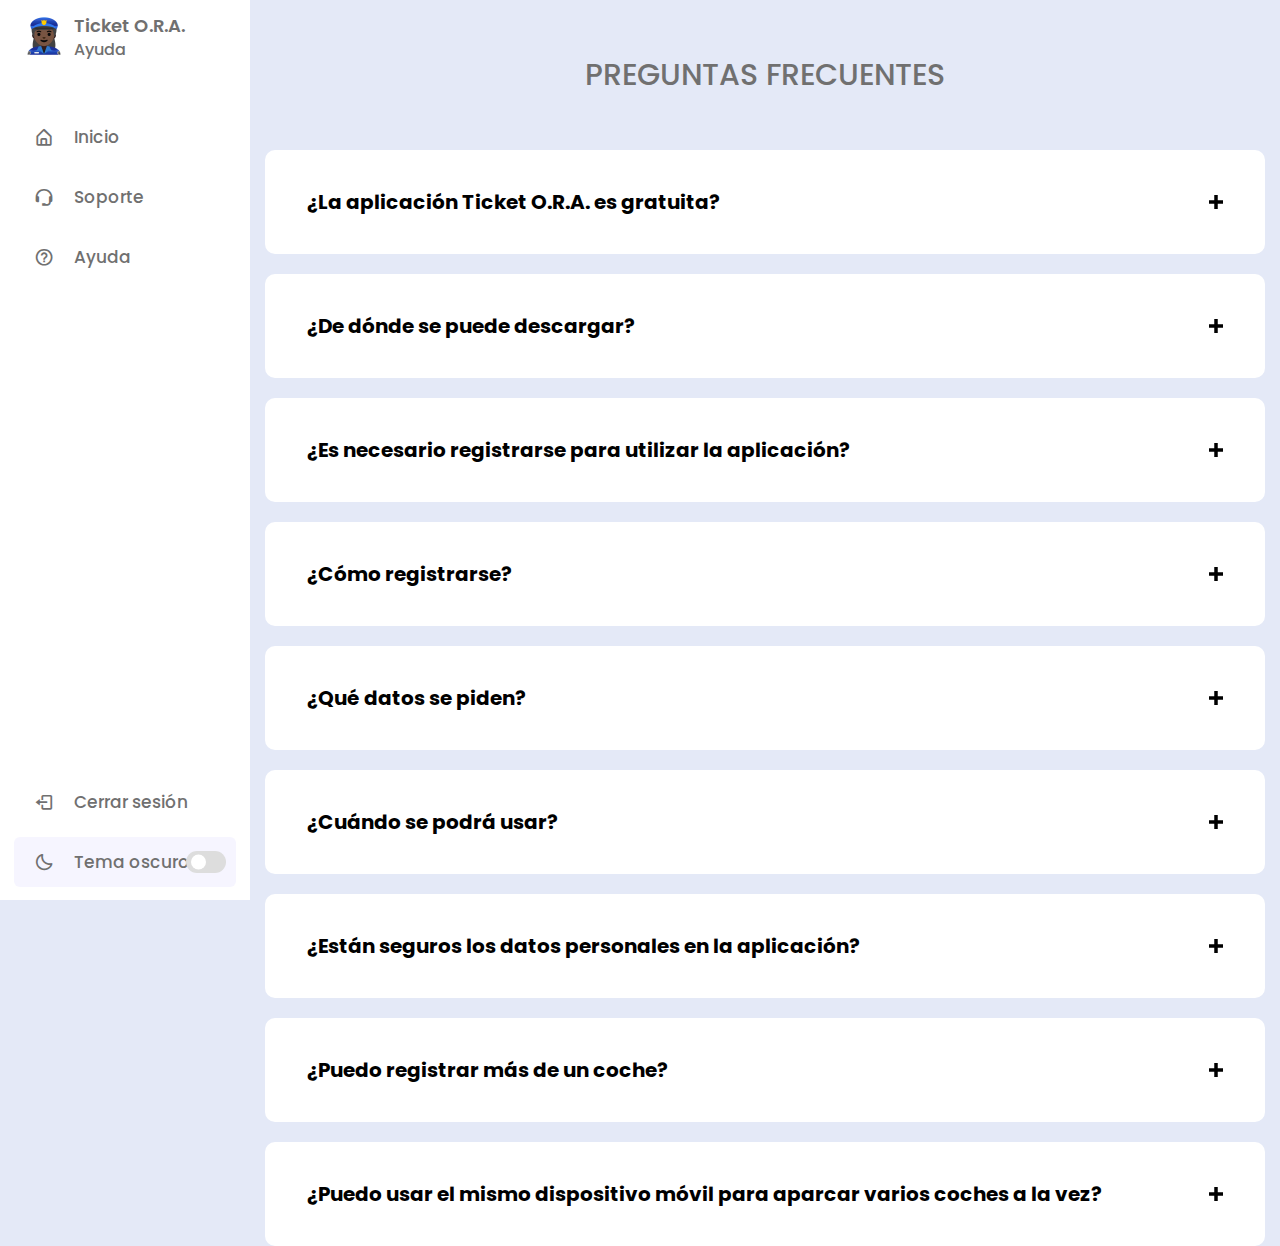
<file: ayuda.html>
<!DOCTYPE html>
  <!-- Coding by CodingLab | www.codinglabweb.com -->
<html lang="en">
<head>
    <meta charset="UTF-8">
    <meta http-equiv="X-UA-Compatible" content="IE=edge">
    <meta name="viewport" content="width=device-width, initial-scale=1.0">
    
    <!-- CSS -->
    <link rel="stylesheet" href="ayuda.css">
    
    <!--¡ Iconos -->
    <link href='https://unpkg.com/boxicons@2.1.1/css/boxicons.min.css' rel='stylesheet'>
    
    <title>Ayuda</title>
</head>
<body>
    <nav class="sidebar open">
        <header>
            <div class="image-text">
                <span class="image">
                    <img src=".\img\agente.png">
                </span>

                <div class="text logo-text">
                    <span class="name">Ticket O.R.A.</span>
                    <span class="profession">Ayuda</span>
                </div>
            </div>

        </header>

        <div class="menu-bar">
            <div class="menu">

                <ul class="menu-links">
                    <li class="nav-link">
                        <a href="inicio.html">
                            <i class='bx bx-home-alt icon'></i>
                            <span class="text nav-text">Inicio</span>
                        </a>
                    </li>

                    <li class="nav-link">
                        <a href="soporte.html">
                            <i class='bx bx-support icon'></i>
                            <span class="text nav-text">Soporte</span>
                        </a>
                    </li>

                    <li class="nav-link">
                        <a href="ayuda.html">
                            <i class='bx bx-help-circle icon'></i>
                            <span class="text nav-text">Ayuda</span>
                        </a>
                    </li>

                </ul>
            </div>

            <div class="bottom-content">
                <li class="">
                    <a href="Login/index.html"> <!-- Hay que modificarlo pq hay que hacer la opción de salir de la cuenta, lo únicoq ue ahce ahora es rediriguirte a la otra página-->
                        <i class='bx bx-log-out icon'></i>
                        <span class="text nav-text">Cerrar sesión</span>
                    </a>
                </li>

                <li class="mode">
                    <div class="sun-moon">
                        <i class='bx bx-moon icon moon'></i>
                        <i class='bx bx-sun icon sun'></i>
                    </div>
                    <span class="mode-text text">Tema oscuro</span>

                    <div class="toggle-switch">
                        <span class="switch"></span>
                    </div>
                </li>
            </div>
        </div>

    </nav>

    <section class="home">
        <h1 class="text">PREGUNTAS FRECUENTES</h1>
		<div class="preguntas">

			<div class="contenedor-preguntas activo">
				<div class="contenedor-pregunta">
					<p class="pregunta">¿La aplicación Ticket O.R.A. es gratuita?<img src="./img/suma.svg" alt="Abrir Respuesta" /></p>
					<p class="respuesta">Sí, la aplicación para estacionar en las zonas O.R.A. del
                        municipio de Palma es gratuita.</p>
				</div>
				<div class="contenedor-pregunta">
					<p class="pregunta">¿De dónde se puede descargar?<img src="./img/suma.svg" alt="Abrir Respuesta" /></p>
					<p class="respuesta">Se puede desargar, sin coste alguno, desde la Play
                        Store /App Store.</p>
				</div>
                <div class="contenedor-pregunta">
					<p class="pregunta">¿Es necesario registrarse para utilizar la
                        aplicación? <img src="./img/suma.svg" alt="Abrir Respuesta" /></p>
					<p class="respuesta">Sí, hay que darse de alta para usar la aplicación desde
                        un dispositivo móvil (smartphone o tablet).</p>
				</div>
                <div class="contenedor-pregunta">
					<p class="pregunta">¿Cómo registrarse?<img src="./img/suma.svg" alt="Abrir Respuesta" /></p>
					<p class="respuesta">Una vez instalada la App en su dispositivo móvil
                        (smartphone o tablet), siga las instrucciones.</p>
				</div>
                <div class="contenedor-pregunta">
					<p class="pregunta">¿Qué datos se piden?<img src="./img/suma.svg" alt="Abrir Respuesta" /></p>
					<p class="respuesta">Solo es necesario el nombre y apellidos, una dirección
                        de correo electrónico, la matrícula del coche y una
                        contraseña.</p>
				</div>
                <div class="contenedor-pregunta">
					<p class="pregunta">¿Cuándo se podrá usar?<img src="./img/suma.svg" alt="Abrir Respuesta" /></p>
					<p class="respuesta">Una vez registrado y asociada una tarjeta de crédito ya
                        se puede usar la aplicación para estacionar en la zona
                        O.R.A. y pagar el tique correspondiente sin tener que
                        desplazarse al parquímetro.</p>
				</div>
                <div class="contenedor-pregunta">
					<p class="pregunta">¿Están seguros los datos personales en la
                        aplicación?<img src="./img/suma.svg" alt="Abrir Respuesta" /></p>
					<p class="respuesta">Sí, toda la información personal que usted ingrese está
                        encriptada y el sistema cumple con las normas de
                        seguridad.</p>
				</div>
                <div class="contenedor-pregunta">
					<p class="pregunta">¿Puedo registrar más de un coche?<img src="./img/suma.svg" alt="Abrir Respuesta" /></p>
					<p class="respuesta">Sí, una vez registrado, con la misma cuenta de usuario,
                        podrá añadir todos sus vehiculos. Después, sólo
                        necesitará indicar qué vehículo aparca cada vez que
                        emita un tique virtual. De la misma forma si cambia de
                        coche, sólo hay que ir al Menú 'Mi Perfil' y en el
                        apartado de "Vehículos' dar de alta un nuevo vehículo.</p>
				</div>
                <div class="contenedor-pregunta">
					<p class="pregunta">¿Puedo usar el mismo dispositivo móvil para
                        aparcar varios coches a la vez?<img src="./img/suma.svg" alt="Abrir Respuesta" /></p>
					<p class="respuesta">No, solo puedes aparcar un coche a la vez.</p>
				</div>
			</div>  
		</div>
    </section>

    <script>
        const body = document.querySelector('body'),
      toggle = body.querySelector(".toggle"),
      searchBtn = body.querySelector(".search-box"),
      modeSwitch = body.querySelector(".toggle-switch"),
      modeText = body.querySelector(".mode-text");


modeSwitch.addEventListener("click" , () =>{
    body.classList.toggle("dark");
    
    if(body.classList.contains("dark")){
        modeText.innerText = "Tema claro";
    }else{
        modeText.innerText = "Tema oscuro";
    }
});

const categorias = document.querySelectorAll('#categorias .categoria');
const contenedorPreguntas = document.querySelectorAll('.contenedor-preguntas');
let categoriaActiva = null;

categorias.forEach((categoria) => {
	categoria.addEventListener('click', (e) => {
		categorias.forEach((elemento) => {
			elemento.classList.remove('activa');
		});

		e.currentTarget.classList.toggle('activa');
		categoriaActiva = categoria.dataset.categoria;


		// Activamos el contenedor de preguntas que corresponde
		contenedorPreguntas.forEach((contenedor) => {
			if(contenedor.dataset.categoria === categoriaActiva){
				contenedor.classList.add('activo');
			} else {
				contenedor.classList.remove('activo');
			}
		});
	});
});

const preguntas = document.querySelectorAll('.preguntas .contenedor-pregunta');
preguntas.forEach((pregunta) => {
	pregunta.addEventListener('click', (e) => {
		e.currentTarget.classList.toggle('activa');

		const respuesta = pregunta.querySelector('.respuesta');
		const alturaRealRespuesta = respuesta.scrollHeight;
		
		if(!respuesta.style.maxHeight){
			// Si esta vacio el maxHeight entonces ponemos un valor.
			respuesta.style.maxHeight = alturaRealRespuesta + 'px';
		} else {
			respuesta.style.maxHeight = null;
		}

		// [Opcional] Reiniciamos las demas preguntas
		preguntas.forEach((elemento) => {
			// Solamente queremos ejecutar el codigo para las preguntas que no 
			// sean la pregunta a la que le dimos click.
			if(pregunta !== elemento){
				elemento.classList.remove('activa');
				elemento.querySelector('.respuesta').style.maxHeight = null;
			}
		});

	});
});
    </script>

</body>
</html>
</file>
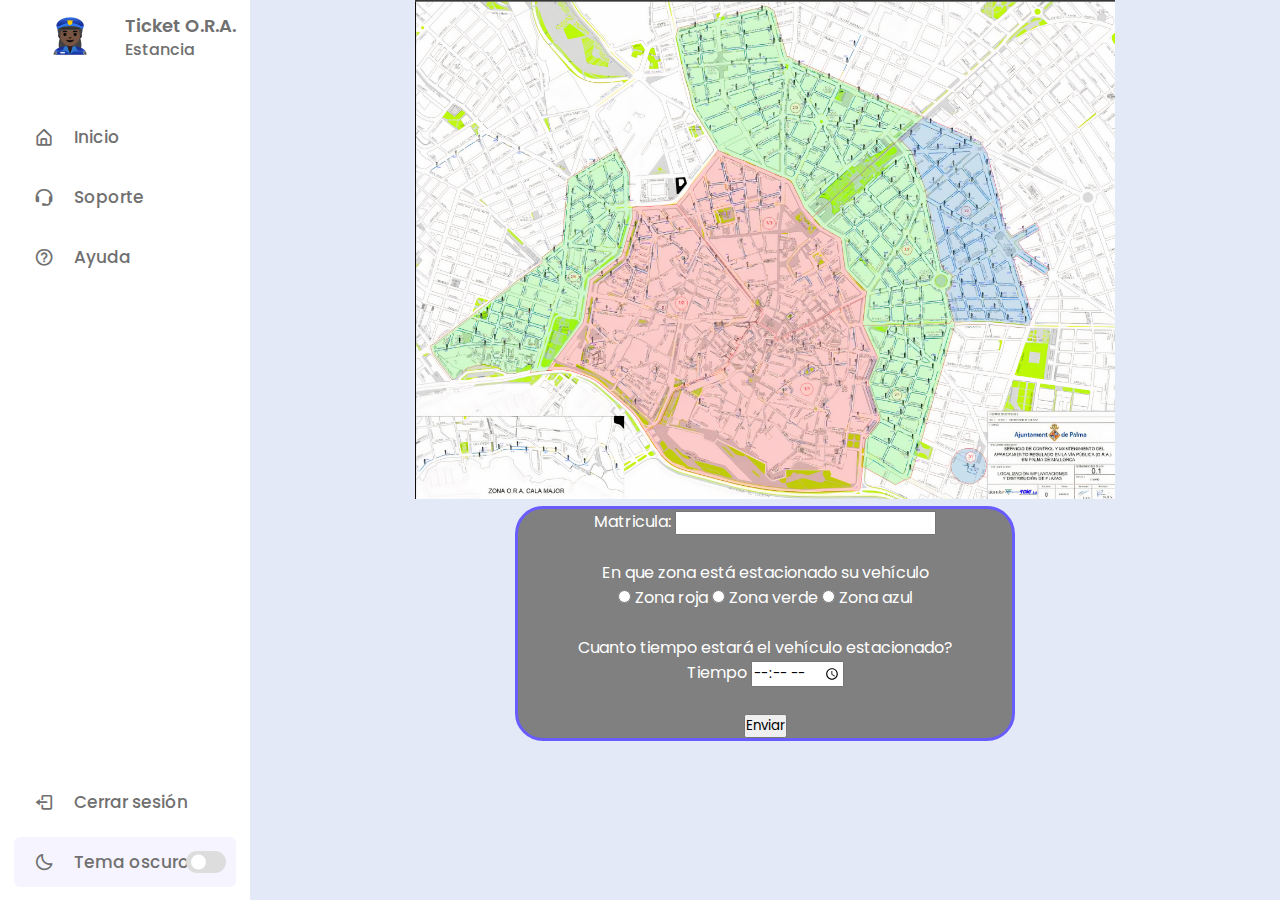
<file: estancia.html>
<!DOCTYPE html>
  <!-- Coding by CodingLab | www.codinglabweb.com -->
<html lang="en">
<head>
    <meta charset="UTF-8">
    <meta http-equiv="X-UA-Compatible" content="IE=edge">
    <meta name="viewport" content="width=device-width, initial-scale=1.0">
    
    <!-- CSS -->
    <link rel="stylesheet" href="estancia.css">
    
    <!--¡ Iconos -->
    <link href='https://unpkg.com/boxicons@2.1.1/css/boxicons.min.css' rel='stylesheet'>
    
    <title>Perfil</title>
</head>
<body>
    <nav class="sidebar open">
        <header>
            <div class="image-text">
                <span class="image">
                    <img src=".\img\agente.png">
                </span>

                <div class="text logo-text">
                    <span class="name">Ticket O.R.A.</span>
                    <span class="profession">Estancia</span>
                </div>
            </div>

        </header>

        <div class="menu-bar">
            <div class="menu">

                <ul class="menu-links">
                    <li class="nav-link">
                        <a href="inicio.html">
                            <i class='bx bx-home-alt icon'></i>
                            <span class="text nav-text">Inicio</span>
                        </a>
                    </li>

                    <li class="nav-link">
                        <a href="soporte.html">
                            <i class='bx bx-support icon'></i>
                            <span class="text nav-text">Soporte</span>
                        </a>
                    </li>

                    <li class="nav-link">
                        <a href="ayuda.html">
                            <i class='bx bx-help-circle icon'></i>
                            <span class="text nav-text">Ayuda</span>
                        </a>
                    </li>

                </ul>
            </div>  

            <div class="bottom-content">
                <li class="">
                    <a href="Login/index.html"> <!-- Hay que modificarlo pq hay que hacer la opción de salir de la cuenta, lo únicoq ue ahce ahora es rediriguirte a la otra página-->
                        <i class='bx bx-log-out icon'></i>
                        <span class="text nav-text">Cerrar sesión</span>
                    </a>
                </li>

                <li class="mode">
                    <div class="sun-moon">
                        <i class='bx bx-moon icon moon'></i>
                        <i class='bx bx-sun icon sun'></i>
                    </div>
                    <span class="mode-text text">Tema oscuro</span>

                    <div class="toggle-switch">
                        <span class="switch"></span>
                    </div>
                </li>
                
            </div>
        </div>

    </nav>

    <section class="home">
        <div class="container">
            <img src=".\img\mapa.jpeg" class="image">
        </div>
        <form action="mailto:mnegre@cifpfbmoll.com" method="post">
            <div class="formu">
                <label for="matricula">Matricula: </label>
                <input type="text" name="matricula" pattern="[0-9]{8}+[a-z]{9}" maxlength="9">
                <br><br>
                <p>En que zona está estacionado su vehículo</p>
                <input type="radio" id="roja">   
                <label for="roja">Zona roja</label>         
                <input type="radio" id="verde">   
                <label for="verde">Zona verde</label>         
                <input type="radio" id="azul">   
                <label for="azul">Zona azul</label>
                <br><br>
                <p>Cuanto tiempo estará el vehículo estacionado?</p>
                <label for="time">Tiempo</label>    
                <input type="time" id="time">
                <br><br>
                <input type="submit" value="Enviar">
            </div>
        </form>
    </section>

    <script>
        const body = document.querySelector('body'),
      toggle = body.querySelector(".toggle"),
      modeSwitch = body.querySelector(".toggle-switch"),
      modeText = body.querySelector(".mode-text");

modeSwitch.addEventListener("click" , () =>{
    body.classList.toggle("dark");
    
    if(body.classList.contains("dark")){
        modeText.innerText = "Tema claro";
    }else{
        modeText.innerText = "Tema oscuro";
    }
});
    </script>

</body>
</html>
</file>
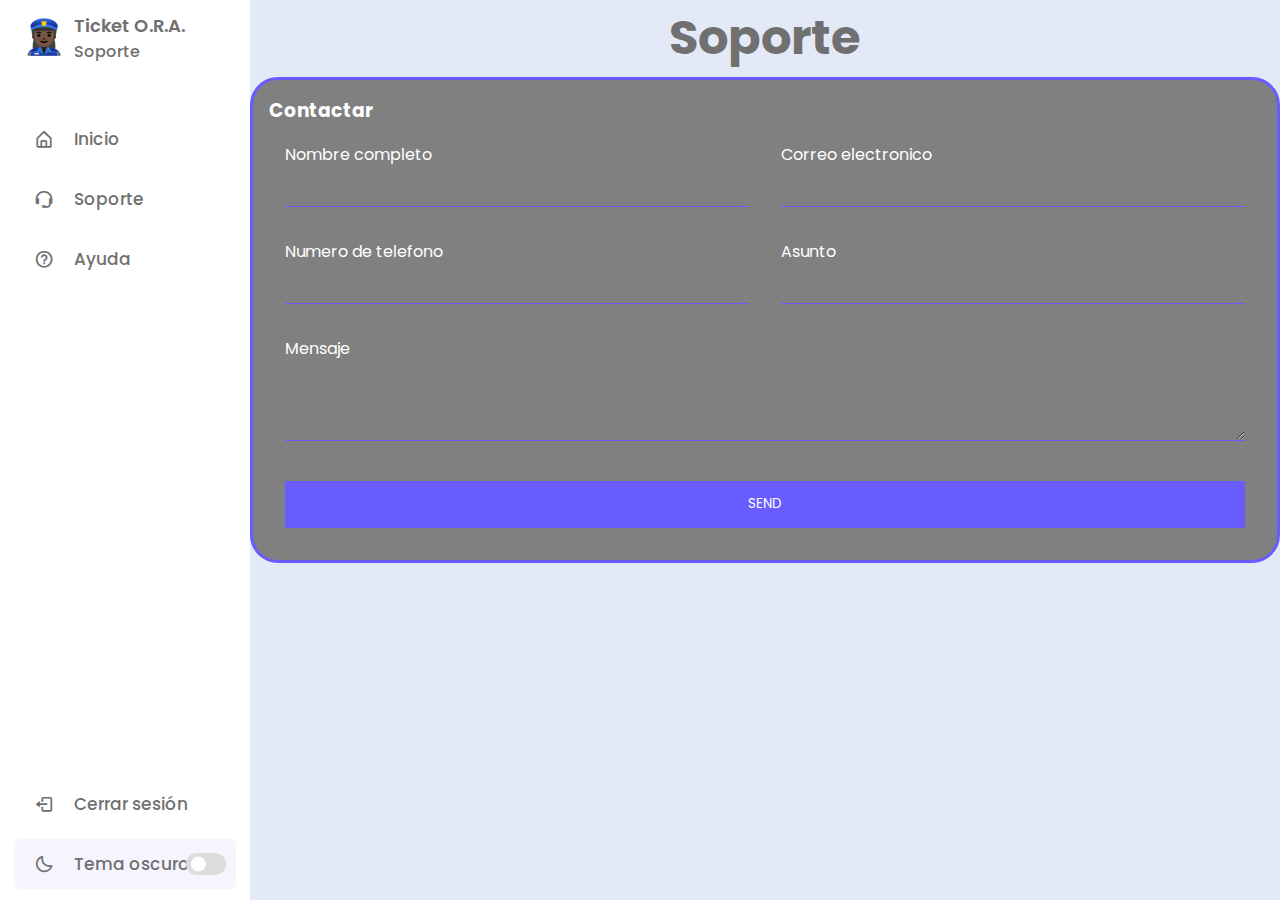
<file: soporte.html>
<!DOCTYPE html>
  <!-- Coding by CodingLab | www.codinglabweb.com -->
<html lang="en">
<head>
    <meta charset="UTF-8">
    <meta http-equiv="X-UA-Compatible" content="IE=edge">
    <meta name="viewport" content="width=device-width, initial-scale=1.0">
    
    <!-- CSS -->
    <link rel="stylesheet" href="soporte.css">
    
    <!--¡ Iconos -->
    <link href='https://unpkg.com/boxicons@2.1.1/css/boxicons.min.css' rel='stylesheet'>
    
    <title>Soporte</title>
</head>
<body>
    <nav class="sidebar open">
        <header>
            <div class="image-text">
                <span class="image">
                    <img src=".\img\agente.png">
                </span>

                <div class="text logo-text">
                    <span class="name">Ticket O.R.A.</span>
                    <span class="profession">Soporte</span>
                </div>
            </div>

        </header>

        <div class="menu-bar">
            <div class="menu">

                <ul class="menu-links">
                    <li class="nav-link">
                        <a href="inicio.html">
                            <i class='bx bx-home-alt icon'></i>
                            <span class="text nav-text">Inicio</span>
                        </a>
                    </li>

                    <li class="nav-link">
                        <a href="soporte.html">
                            <i class='bx bx-support icon'></i>
                            <span class="text nav-text">Soporte</span>
                        </a>
                    </li>

                    <li class="nav-link">
                        <a href="ayuda.html">
                            <i class='bx bx-help-circle icon'></i>
                            <span class="text nav-text">Ayuda</span>
                        </a>
                    </li>

                </ul>
            </div>  

            <div class="bottom-content">
                <li class="">
                    <a href="Login/index.html"> <!-- Hay que modificarlo pq hay que hacer la opción de salir de la cuenta, lo únicoq ue ahce ahora es rediriguirte a la otra página-->
                        <i class='bx bx-log-out icon'></i>
                        <span class="text nav-text">Cerrar sesión</span>
                    </a>
                </li>

                <li class="mode">
                    <div class="sun-moon">
                        <i class='bx bx-moon icon moon'></i>
                        <i class='bx bx-sun icon sun'></i>
                    </div>
                    <span class="mode-text text">Tema oscuro</span>

                    <div class="toggle-switch">
                        <span class="switch"></span>
                    </div>
                </li>
                
            </div>
        </div>

    </nav>

    <section class="home">
        <div class="content">

            <h1 class="logo">Soporte</h1>
    
            <div class="contact-wrapper animated bounceInUp">
                <div class="contact-form">
                    <h3>Contactar</h3>
        <form action="mailto:mnegre@cifpfbmoll.com" method="post">
            <p>
                <label>Nombre completo</label>
                <input type="text" name="fullname">
            </p>
            <p>
                <label>Correo electronico</label>
                <input type="email" name="email">
            </p>
            <p>
                <label>Numero de telefono</label>
                <input type="tel" name="phone">
            </p>
            <p>
                <label>Asunto</label>
                <input type="text" name="asunto">
            </p>
            <p class="block">
               <label>Mensaje</label> 
                <textarea name="message" rows="3"></textarea>
            </p>
            <p class="block">
                <button>
                    Send
                </button>
            </p>
        </div>
        </form>
    </section>

    <script>
        const body = document.querySelector('body'),
      toggle = body.querySelector(".toggle"),
      searchBtn = body.querySelector(".search-box"),
      modeSwitch = body.querySelector(".toggle-switch"),
      modeText = body.querySelector(".mode-text");

modeSwitch.addEventListener("click" , () =>{
    body.classList.toggle("dark");
    
    if(body.classList.contains("dark")){
        modeText.innerText = "Tema claro";
    }else{
        modeText.innerText = "Tema oscuro";
    }
});
    </script>

</body>
</html>
</file>
<file: ayuda.css>
@import url('https://fonts.googleapis.com/css2?family=Poppins:wght@300;400;500;600;700&display=swap');
*{
    margin: 0;
    padding: 0;
    box-sizing: border-box;
    font-family: 'Poppins', sans-serif;
}

:root{
    --body-color: #E4E9F7;
    --sidebar-color: #FFF;
    --primary-color: #695CFE;
    --primary-color-light: #F6F5FF;
    --toggle-color: #DDD;
    --text-color: #707070;

    --tran-03: all 0.2s ease;
    --tran-03: all 0.3s ease;
    --tran-04: all 0.3s ease;
    --tran-05: all 0.3s ease;
}

body{
    min-height: 100vh;
    background-color: var(--body-color);
    transition: var(--tran-05);
}

::selection{
    background-color: var(--primary-color);
    color: #fff;
}

body.dark{
    --body-color: #18191a;
    --sidebar-color: #242526;
    --primary-color: #3a3b3c;
    --primary-color-light: #3a3b3c;
    --toggle-color: #fff;
    --text-color: #ccc;
}

 .sidebar{
    position: fixed;
    top: 0;
    left: 0;
    height: 100%;
    width: 250px;
    padding: 10px 14px;
    background: var(--sidebar-color);
    transition: var(--tran-05);
    z-index: 100;  
}

.sidebar li{
    height: 50px;
    list-style: none;
    display: flex;
    align-items: center;
    margin-top: 10px;
}

.sidebar header .image,
.sidebar .icon{
    min-width: 60px;
    border-radius: 6px;
}

.sidebar .icon{
    min-width: 60px;
    border-radius: 6px;
    height: 100%;
    display: flex;
    align-items: center;
    justify-content: center;
    font-size: 20px;
}

.sidebar .text,
.sidebar .icon{
    color: var(--text-color);
    transition: var(--tran-03);
}

.sidebar .text{
    font-size: 17px;
    font-weight: 500;
    white-space: nowrap;
    opacity: 1;
}
.sidebar.close .text{
    opacity: 0;
}
/* === */

.sidebar header{
    position: relative;
}

.sidebar header .image-text{
    display: flex;
    align-items: center;
}
.sidebar header .logo-text{
    display: flex;
    flex-direction: column;
}
header .image-text .name {
    margin-top: 2px;
    font-size: 18px;
    font-weight: 600;
}

header .image-text .profession{
    font-size: 16px;
    margin-top: -2px;
    display: block;
}

.sidebar header .image{
    display: flex;
    align-items: center;
    justify-content: center;
}

.sidebar header .image img{
    width: 40px;
    border-radius: 6px;
}

.sidebar header .toggle{
    position: absolute;
    top: 50%;
    right: -25px;
    transform: translateY(-50%) rotate(180deg);
    height: 25px;
    width: 25px;
    background-color: var(--primary-color);
    color: var(--sidebar-color);
    border-radius: 50%;
    display: flex;
    align-items: center;
    justify-content: center;
    font-size: 22px;
    cursor: pointer;
    transition: var(--tran-05);
}

body.dark .sidebar header .toggle{
    color: var(--text-color);
}

.sidebar.close .toggle{
    transform: translateY(-50%) rotate(0deg);
}

.sidebar .menu{
    margin-top: 40px;
}

.sidebar li.search-box{
    border-radius: 6px;
    background-color: var(--primary-color-light);
    cursor: pointer;
    transition: var(--tran-05);
}

.sidebar li.search-box input{
    height: 100%;
    width: 100%;
    outline: none;
    border: none;
    background-color: var(--primary-color-light);
    color: var(--text-color);
    border-radius: 6px;
    font-size: 17px;
    font-weight: 500;
    transition: var(--tran-05);
}
.sidebar li a{
    list-style: none;
    height: 100%;
    background-color: transparent;
    display: flex;
    align-items: center;
    height: 100%;
    width: 100%;
    border-radius: 6px;
    text-decoration: none;
    transition: var(--tran-03);
}

.sidebar li a:hover{
    background-color: var(--primary-color);
}
.sidebar li a:hover .icon,
.sidebar li a:hover .text{
    color: var(--sidebar-color);
}
body.dark .sidebar li a:hover .icon,
body.dark .sidebar li a:hover .text{
    color: var(--text-color);
}

.sidebar .menu-bar{
    height: calc(100% - 55px);
    display: flex;
    flex-direction: column;
    justify-content: space-between;
    overflow-y: scroll;
}
.menu-bar::-webkit-scrollbar{
    display: none;
}
.sidebar .menu-bar .mode{
    border-radius: 6px;
    background-color: var(--primary-color-light);
    position: relative;
    transition: var(--tran-05);
}

.menu-bar .mode .sun-moon{
    height: 50px;
    width: 60px;
}

.mode .sun-moon i{
    position: absolute;
}
.mode .sun-moon i.sun{
    opacity: 0;
}
body.dark .mode .sun-moon i.sun{
    opacity: 1;
}
body.dark .mode .sun-moon i.moon{
    opacity: 0;
}

.menu-bar .bottom-content .toggle-switch{
    position: absolute;
    right: 0;
    height: 100%;
    min-width: 60px;
    display: flex;
    align-items: center;
    justify-content: center;
    border-radius: 6px;
    cursor: pointer;
}
.toggle-switch .switch{
    position: relative;
    height: 22px;
    width: 40px;
    border-radius: 25px;
    background-color: var(--toggle-color);
    transition: var(--tran-05);
}

.switch::before{
    content: '';
    position: absolute;
    height: 15px;
    width: 15px;
    border-radius: 50%;
    top: 50%;
    left: 5px;
    transform: translateY(-50%);
    background-color: var(--sidebar-color);
    transition: var(--tran-04);
}

body.dark .switch::before{
    left: 20px;
}

.home{
    position: absolute;
    top: 0;
    top: 0;
    left: 250px;
    height: 100vh;
    width: calc(100% - 250px);
    background-color: var(--body-color);
    transition: var(--tran-05);
}
.home .text{
    font-size: 30px;
    font-weight: 500;
    color: var(--text-color);
    padding: 12px 60px;
}

.sidebar.close ~ .home{
    left: 78px;
    height: 100vh;
    width: calc(100% - 78px);
}
body.dark .home .text{
    color: var(--text-color);
}

section {
    padding-top: 40px;
    text-align: center;
}
:root {
	--primario: #695CFE;
	--gris-claro: #B8B8B8;
	--sombra: 0 0 13px 0 rgba(185,185,185, .25);
}

* {
	box-sizing: border-box;
	margin: 0;
	padding: 0;
}

.categorias {
	display: grid;
	grid-template-columns: repeat(4, 1fr);
	gap: 20px;
	margin-bottom: 60px;
}

.categoria {
	cursor: pointer;
	text-align: center;
	padding: 20px;
	border-radius: 10px;
	background: #fff;
	font-weight: 700;
	color: var(--gris-claro);
	border: 2px solid transparent;
	transition: .3s ease all;
}

.categoria:hover {
	box-shadow: var(--sombra);
	color: #000;
}

.categoria:hover path {
	fill: var(--primario);
}

.categoria svg {
	width: 64px;
	margin-bottom: 10px;
}

.categoria path {
	fill: var(--gris-claro);
	transition: .3s ease all;
}

.categoria.activa {
	border: 2px solid var(--primario);
	color: #000;
}

.categoria.activa path {
	fill: var(--primario);
}

.contenedor-preguntas {
	display: none;
	grid-template-columns: 1fr;
	gap: 20px;
}

.contenedor-preguntas.activo {
	display: grid;
}

.contenedor-pregunta {
    margin: auto;
    background: #fff;
	padding: 40px;
	border: 2px solid transparent;
	border-radius: 10px;
	overflow: hidden;
	transition: .3s ease all;
	cursor: pointer;
    width: 1000px;
}

.contenedor-pregunta:hover {
	box-shadow: var(--sombra);
}

.contenedor-pregunta.activa {
	border: 2px solid var(--primario);
}

.pregunta {
	font-weight: 700;
	font-size: 20px;
	line-height: 20px;
	display: flex;
	justify-content: space-between;
	align-items: center;
}

.preguntas {
    margin-top: 40px;
}

.pregunta img {
	width: 14px;
}

.respuesta {
	color: #808080;
	line-height: 30px;
	max-height: 0;
	opacity: 0;
	transition: .3s ease all;
}

.contenedor-pregunta.activa .respuesta {
	opacity: 1;
	margin-top: 20px;
}

.contenedor-pregunta.activa img {
	transform: rotate(45deg);
}

@media screen and (max-width: 820px){
	.categorias {
		grid-template-columns: 1fr 1fr;
	}

	.categoria {
		padding: 10px;
		display: flex;
		align-items: center;
		justify-content: center;
		border-radius: 5px;
	}

	.categoria svg {
		width: 30px;
		margin-right: 10px;
		margin-bottom: 0;
	}
}

@media screen and (max-width: 500px){
	.categorias {
		grid-template-columns: 1fr;
	}
}
</file>
<file: estancia.css>
@import url('https://fonts.googleapis.com/css2?family=Poppins:wght@300;400;500;600;700&display=swap');
*{
    margin: 0;
    padding: 0;
    box-sizing: border-box;
    font-family: 'Poppins', sans-serif;
}

:root{
    --body-color: #E4E9F7;
    --sidebar-color: #FFF;
    --primary-color: #695CFE;
    --primary-color-light: #F6F5FF;
    --toggle-color: #DDD;
    --text-color: #707070;

    --tran-03: all 0.2s ease;
    --tran-03: all 0.3s ease;
    --tran-04: all 0.3s ease;
    --tran-05: all 0.3s ease;
}

body{
    min-height: 100vh;
    background-color: var(--body-color);
    transition: var(--tran-05);
}

::selection{
    background-color: var(--primary-color);
    color: #fff;
}

body.dark{
    --body-color: #18191a;
    --sidebar-color: #242526;
    --primary-color: #3a3b3c;
    --primary-color-light: #3a3b3c;
    --toggle-color: #fff;
    --text-color: #ccc;
}

.mapa{
    width: 79%;
}

 .sidebar{
    position: fixed;
    top: 0;
    left: 0;
    height: 100%;
    width: 250px;
    padding: 10px 14px;
    background: var(--sidebar-color);
    transition: var(--tran-05);
    z-index: 100;  
}


.sidebar li{
    height: 50px;
    list-style: none;
    display: flex;
    align-items: center;
    margin-top: 10px;
}

.sidebar header .image,
.sidebar .icon{
    min-width: 60px;
    border-radius: 6px;
}

.sidebar .icon{
    min-width: 60px;
    border-radius: 6px;
    height: 100%;
    display: flex;
    align-items: center;
    justify-content: center;
    font-size: 20px;
}

.sidebar .text,
.sidebar .icon{
    color: var(--text-color);
    transition: var(--tran-03);
}

.sidebar .text{
    font-size: 17px;
    font-weight: 500;
    white-space: nowrap;
    opacity: 1;
}
.sidebar.close .text{
    opacity: 0;
}

.sidebar header{
    position: relative;
}

.sidebar header .image-text{
    display: flex;
    align-items: center;
}
.sidebar header .logo-text{
    display: flex;
    flex-direction: column;
}
header .image-text .name {
    margin-top: 2px;
    font-size: 18px;
    font-weight: 600;
}

header .image-text .profession{
    font-size: 16px;
    margin-top: -2px;
    display: block;
}

.sidebar header .image{
    display: flex;
    align-items: center;
    justify-content: center;
}

.sidebar header .image img{
    width: 40px;
    border-radius: 6px;
}

.sidebar header .toggle{
    position: absolute;
    top: 50%;
    right: -25px;
    transform: translateY(-50%) rotate(180deg);
    height: 25px;
    width: 25px;
    background-color: var(--primary-color);
    color: var(--sidebar-color);
    border-radius: 50%;
    display: flex;
    align-items: center;
    justify-content: center;
    font-size: 22px;
    cursor: pointer;
    transition: var(--tran-05);
}

body.dark .sidebar header .toggle{
    color: var(--text-color);
}

.sidebar.close .toggle{
    transform: translateY(-50%) rotate(0deg);
}

.sidebar .menu{
    margin-top: 40px;
}

.sidebar li.search-box{
    border-radius: 6px;
    background-color: var(--primary-color-light);
    cursor: pointer;
    transition: var(--tran-05);
}

.sidebar li.search-box input{
    height: 100%;
    width: 100%;
    outline: none;
    border: none;
    background-color: var(--primary-color-light);
    color: var(--text-color);
    border-radius: 6px;
    font-size: 17px;
    font-weight: 500;
    transition: var(--tran-05);
}
.sidebar li a{
    list-style: none;
    height: 100%;
    background-color: transparent;
    display: flex;
    align-items: center;
    height: 100%;
    width: 100%;
    border-radius: 6px;
    text-decoration: none;
    transition: var(--tran-03);
}

.sidebar li a:hover{
    background-color: var(--primary-color);
}
.sidebar li a:hover .icon,
.sidebar li a:hover .text{
    color: var(--sidebar-color);
}
body.dark .sidebar li a:hover .icon,
body.dark .sidebar li a:hover .text{
    color: var(--text-color);
}

.sidebar .menu-bar{
    height: calc(100% - 55px);
    display: flex;
    flex-direction: column;
    justify-content: space-between;
    overflow-y: scroll;
}
.menu-bar::-webkit-scrollbar{
    display: none;
}
.sidebar .menu-bar .mode{
    border-radius: 6px;
    background-color: var(--primary-color-light);
    position: relative;
    transition: var(--tran-05);
}

.menu-bar .mode .sun-moon{
    height: 50px;
    width: 60px;
}

.mode .sun-moon i{
    position: absolute;
}
.mode .sun-moon i.sun{
    opacity: 0;
}
body.dark .mode .sun-moon i.sun{
    opacity: 1;
}
body.dark .mode .sun-moon i.moon{
    opacity: 0;
}

.menu-bar .bottom-content .toggle-switch{
    position: absolute;
    right: 0;
    height: 100%;
    min-width: 60px;
    display: flex;
    align-items: center;
    justify-content: center;
    border-radius: 6px;
    cursor: pointer;
}
.toggle-switch .switch{
    position: relative;
    height: 22px;
    width: 40px;
    border-radius: 25px;
    background-color: var(--toggle-color);
    transition: var(--tran-05);
}

.switch::before{
    content: '';
    position: absolute;
    height: 15px;
    width: 15px;
    border-radius: 50%;
    top: 50%;
    left: 5px;
    transform: translateY(-50%);
    background-color: var(--sidebar-color);
    transition: var(--tran-04);
}

body.dark .switch::before{
    left: 20px;
}

.home{
    position: absolute;
    top: 0;
    top: 0;
    left: 250px;
    height: 100vh;
    width: calc(100% - 250px);
    background-color: var(--body-color);
    transition: var(--tran-05);
    text-align: center;
}

.home .text{
    font-size: 30px;
    font-weight: 500;
    color: var(--text-color);
    padding: 12px 60px;
}

.sidebar.close ~ .home{
    left: 78px;
    height: 100vh;
    width: calc(100% - 78px);
}
body.dark .home .text{
    color: var(--text-color);
}

.image{
    width: 700px;
}

.formu{
    margin: auto;
    width: 500px;
    height: auto;
    background-color: grey;
    border: solid #695CFE 3px;
    border-radius: 28px;
    color: white;
}
</file>
<file: soporte.css>
@import url('https://fonts.googleapis.com/css2?family=Poppins:wght@300;400;500;600;700&display=swap');
*{
    margin: 0;
    padding: 0;
    box-sizing: border-box;
    font-family: 'Poppins', sans-serif;
}

:root{
    --body-color: #E4E9F7;
    --sidebar-color: #FFF;
    --primary-color: #695CFE;
    --primary-color-light: #F6F5FF;
    --toggle-color: #DDD;
    --text-color: #707070;

    --tran-03: all 0.2s ease;
    --tran-03: all 0.3s ease;
    --tran-04: all 0.3s ease;
    --tran-05: all 0.3s ease;
}

body{
    min-height: 100vh;
    background-color: var(--body-color);
    transition: var(--tran-05);
}

::selection{
    background-color: var(--primary-color);
    color: #fff;
}

body.dark{
    --body-color: #18191a;
    --sidebar-color: #242526;
    --primary-color: #3a3b3c;
    --primary-color-light: #3a3b3c;
    --toggle-color: #fff;
    --text-color: #ccc;
}

 .sidebar{
    position: fixed;
    top: 0;
    left: 0;
    height: 100%;
    width: 250px;
    padding: 10px 14px;
    background: var(--sidebar-color);
    transition: var(--tran-05);
    z-index: 100;  
}


.sidebar li{
    height: 50px;
    list-style: none;
    display: flex;
    align-items: center;
    margin-top: 10px;
}

.sidebar header .image,
.sidebar .icon{
    min-width: 60px;
    border-radius: 6px;
}

.sidebar .icon{
    min-width: 60px;
    border-radius: 6px;
    height: 100%;
    display: flex;
    align-items: center;
    justify-content: center;
    font-size: 20px;
}

.sidebar .text,
.sidebar .icon{
    color: var(--text-color);
    transition: var(--tran-03);
}

.sidebar .text{
    font-size: 17px;
    font-weight: 500;
    white-space: nowrap;
    opacity: 1;
}
.sidebar.close .text{
    opacity: 0;
}

.sidebar header{
    position: relative;
}

.sidebar header .image-text{
    display: flex;
    align-items: center;
}
.sidebar header .logo-text{
    display: flex;
    flex-direction: column;
}
header .image-text .name {
    margin-top: 2px;
    font-size: 18px;
    font-weight: 600;
}

header .image-text .profession{
    font-size: 16px;
    margin-top: -2px;
    display: block;
}

.sidebar header .image{
    display: flex;
    align-items: center;
    justify-content: center;
}

.sidebar header .image img{
    width: 40px;
    border-radius: 6px;
}

.sidebar header .toggle{
    position: absolute;
    top: 50%;
    right: -25px;
    transform: translateY(-50%) rotate(180deg);
    height: 25px;
    width: 25px;
    background-color: var(--primary-color);
    color: var(--sidebar-color);
    border-radius: 50%;
    display: flex;
    align-items: center;
    justify-content: center;
    font-size: 22px;
    cursor: pointer;
    transition: var(--tran-05);
}

body.dark .sidebar header .toggle{
    color: var(--text-color);
}

.sidebar.close .toggle{
    transform: translateY(-50%) rotate(0deg);
}

.sidebar .menu{
    margin-top: 40px;
}

.sidebar li.search-box{
    border-radius: 6px;
    background-color: var(--primary-color-light);
    cursor: pointer;
    transition: var(--tran-05);
}

.sidebar li.search-box input{
    height: 100%;
    width: 100%;
    outline: none;
    border: none;
    background-color: var(--primary-color-light);
    color: var(--text-color);
    border-radius: 6px;
    font-size: 17px;
    font-weight: 500;
    transition: var(--tran-05);
}
.sidebar li a{
    list-style: none;
    height: 100%;
    background-color: transparent;
    display: flex;
    align-items: center;
    height: 100%;
    width: 100%;
    border-radius: 6px;
    text-decoration: none;
    transition: var(--tran-03);
}

.sidebar li a:hover{
    background-color: var(--primary-color);
}
.sidebar li a:hover .icon,
.sidebar li a:hover .text{
    color: var(--sidebar-color);
}
body.dark .sidebar li a:hover .icon,
body.dark .sidebar li a:hover .text{
    color: var(--text-color);
}

.sidebar .menu-bar{
    height: calc(100% - 55px);
    display: flex;
    flex-direction: column;
    justify-content: space-between;
    overflow-y: scroll;
}
.menu-bar::-webkit-scrollbar{
    display: none;
}
.sidebar .menu-bar .mode{
    border-radius: 6px;
    background-color: var(--primary-color-light);
    position: relative;
    transition: var(--tran-05);
}

.menu-bar .mode .sun-moon{
    height: 50px;
    width: 60px;
}

.mode .sun-moon i{
    position: absolute;
}
.mode .sun-moon i.sun{
    opacity: 0;
}
body.dark .mode .sun-moon i.sun{
    opacity: 1;
}
body.dark .mode .sun-moon i.moon{
    opacity: 0;
}

.menu-bar .bottom-content .toggle-switch{
    position: absolute;
    right: 0;
    height: 100%;
    min-width: 60px;
    display: flex;
    align-items: center;
    justify-content: center;
    border-radius: 6px;
    cursor: pointer;
}
.toggle-switch .switch{
    position: relative;
    height: 22px;
    width: 40px;
    border-radius: 25px;
    background-color: var(--toggle-color);
    transition: var(--tran-05);
}

.switch::before{
    content: '';
    position: absolute;
    height: 15px;
    width: 15px;
    border-radius: 50%;
    top: 50%;
    left: 5px;
    transform: translateY(-50%);
    background-color: var(--sidebar-color);
    transition: var(--tran-04);
}

body.dark .switch::before{
    left: 20px;
}

.home{
    position: absolute;
    top: 0;
    top: 0;
    left: 250px;
    height: 100vh;
    width: calc(100% - 250px);
    background-color: var(--body-color);
    transition: var(--tran-05);
    
}

.home .text{
    font-size: 30px;
    font-weight: 500;
    color: var(--text-color);
    padding: 12px 60px;
}

.sidebar.close ~ .home{
    left: 78px;
    height: 100vh;
    width: calc(100% - 78px);
}
body.dark .home .text{
    color: var(--text-color);
}

* {
    box-sizing: border-box;
}

body {
    background: #181818;
    color: #fff;
    line-height: 1.6;
    font-family: 'Quicksand', sans-serif;
    padding: 0 1.5em;
}

.container {
    max-width: 1170px;
    margin-left: auto;
    margin-right: auto;
    padding: 1.5em;
}

ul {
    list-style: none;
    padding: 0;
}

.logo {
    text-align: center;
    font-size: 3em;
    color: var(--text-color);
}

.contact-wrapper > * {
    padding: 1em;
}

.contact-form {
    background: grey;
    border: solid #695CFE 3px;
    border-radius: 28px;
}

.contact-form form {
    display: grid;
    grid-template-columns: 1fr 1fr;
}

.contact-form form label {
    display: block;
}

.contact-form form p {
    margin: 0;
    padding: 1em;
}

.contact-form form .block {
    grid-column: 1 / 3;
}

.contact-form form button,
.contact-form form input,
.contact-form form textarea {
    width: 100%;
    padding: .7em;
    border: none;
    background: none;
    outline: 0;
    color: #fff;
    border-bottom: 1px solid #695CFE;
}

.contact-form form button {
    background: #695CFE;
    border: 0;
    text-transform: uppercase;
    padding: 1em;
}
</file>
